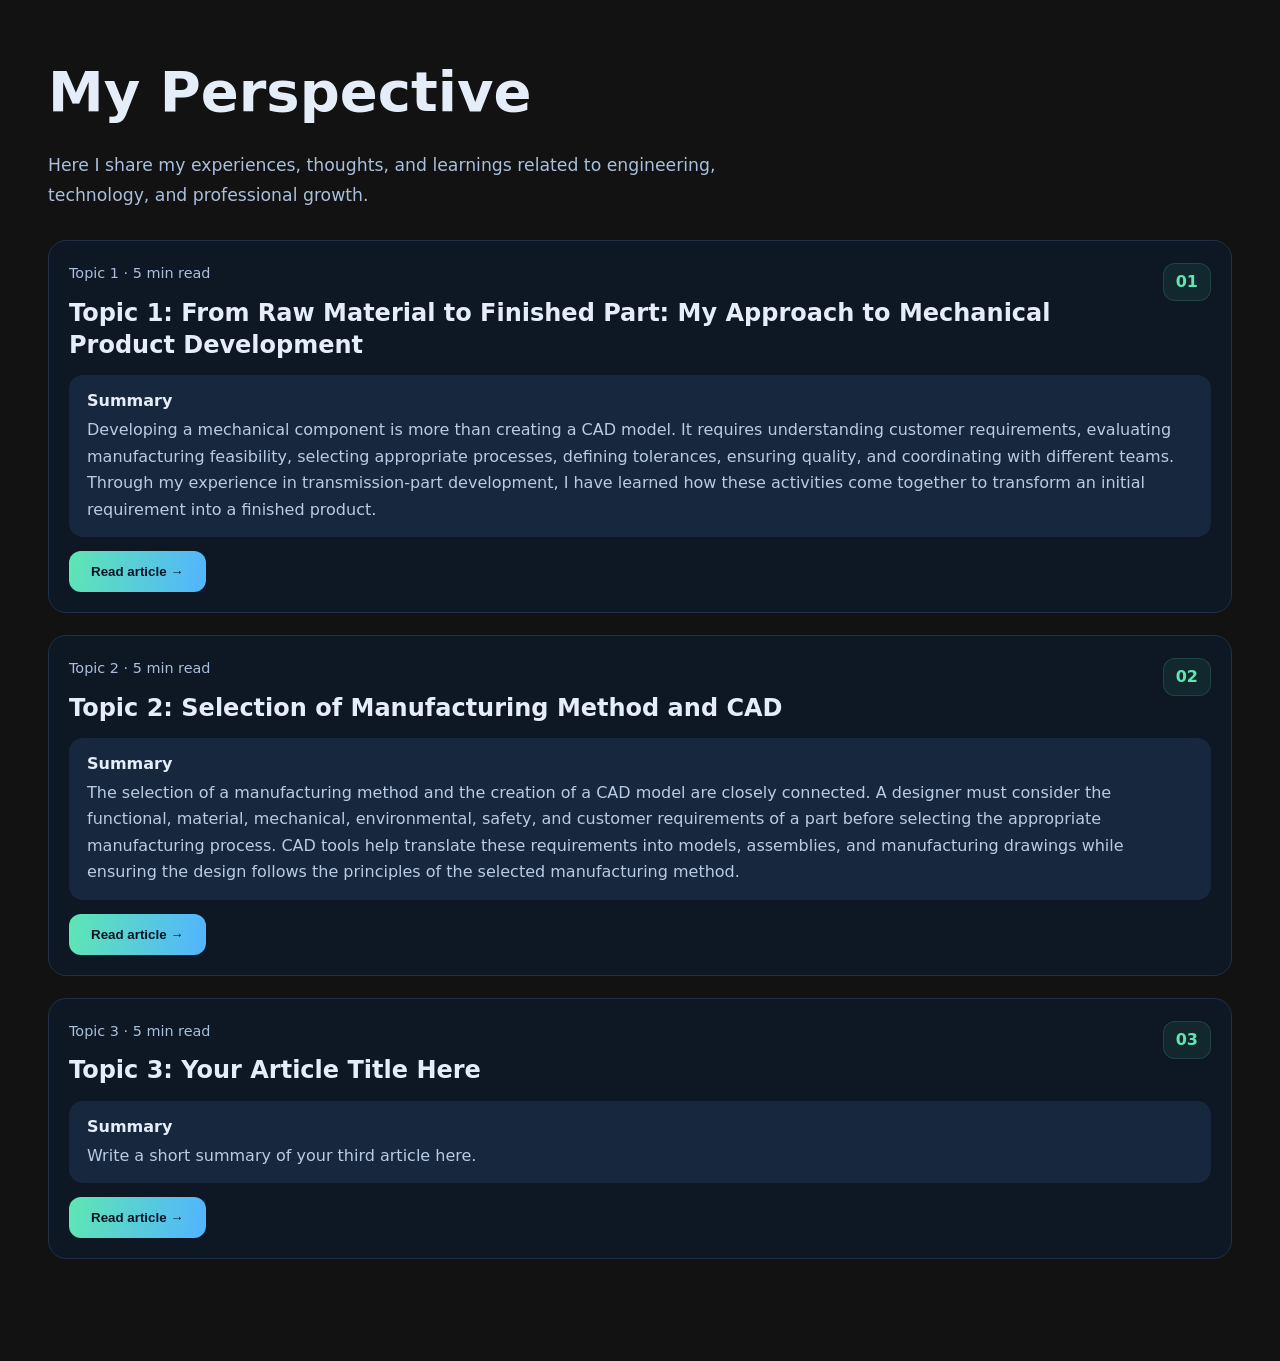
<file: perspective.html>
<!DOCTYPE html>
<html lang="en">
<head>
  <meta charset="UTF-8">
  <meta name="viewport" content="width=device-width, initial-scale=1.0">

  <!-- Google Analytics -->
  <script async src="https://www.googletagmanager.com/gtag/js?id=G-795V2204HM"></script>
  <script>
    window.dataLayer = window.dataLayer || [];
    function gtag(){dataLayer.push(arguments);}
    gtag('js', new Date());
    gtag('config', 'G-795V2204HM');
  </script>

  <title>My Perspective | Avinash Macchindra Narode</title>
  <meta name="description" content="Articles, experiences, and ideas from Avinash Macchindra Narode.">

  <link rel="stylesheet" href="styles.css">

  <style>
    .perspective-page {
      max-width: 1240px;
      margin: auto;
      padding: 50px 28px 80px;
      color: #e5edf8;
    }

    .perspective-header {
      margin-bottom: 30px;
    }

    .perspective-header h1 {
      font-size: clamp(2.5rem, 5vw, 3.5rem);
      margin: 0 0 14px;
    }

    .perspective-header p {
      max-width: 700px;
      color: #a9bfdc;
      line-height: 1.7;
      font-size: 1.08rem;
    }

    /* Article card */
    .article-card {
      display: block;
      padding: 20px;
      margin: 22px 0;
      border: 1px solid #203047;
      border-radius: 18px;
      background: rgba(13, 27, 46, 0.65);
    }

    /* Article text is hidden initially */
    .article-excerpt {
      display: none;
    }

    /* Show full article when expanded */
    .article-card.expanded .article-excerpt {
      display: block;
    }

    .article-number {
      float: right;
      padding: 6px 12px;
      color: #5ee6b3;
      background: rgba(94, 230, 179, 0.08);
      border: 1px solid rgba(94, 230, 179, 0.15);
      border-radius: 12px;
      font-weight: 700;
    }

    .article-meta {
      color: #a9bfdc;
      font-size: 0.9rem;
      margin: 2px 0 12px;
    }

    .article-content h2 {
      font-size: 1.5rem;
      line-height: 1.35;
      margin: 0 0 14px;
    }

    .article-summary {
      padding: 14px 18px;
      border-radius: 14px;
      background: #17273d;
      margin-bottom: 14px;
    }

    .article-summary strong {
      display: block;
      margin-bottom: 4px;
    }

    .article-summary p,
    .article-excerpt {
      color: #b8cce5;
      line-height: 1.65;
      margin: 0;
    }

    .article-excerpt {
      margin-bottom: 16px;
    }

    /* Read / Collapse button */
    .read-article {
      display: inline-block;
      border: 0;
      cursor: pointer;
      text-decoration: none;
      color: #071426;
      font-weight: 700;
      padding: 13px 22px;
      border-radius: 12px;
      background: linear-gradient(100deg, #5ee6b3, #52b4ff);
    }

    .read-article:hover {
      filter: brightness(1.08);
    }

    @media (max-width: 720px) {
      .perspective-page {
        padding: 35px 16px 60px;
      }

      .article-content h2 {
        font-size: 1.3rem;
      }
    }
  </style>
</head>

<body>

  <!-- Keep your existing portfolio navigation here if desired -->

  <main class="perspective-page">

    <header class="perspective-header">
      <h1>My Perspective</h1>
      <p>
        Here I share my experiences, thoughts, and learnings related
        to engineering, technology, and professional growth.
      </p>
    </header>

    <!-- ARTICLE 1 -->
    <article class="article-card">

      <div class="article-content">

        <span class="article-number">01</span>

        <p class="article-meta">Topic 1 · 5 min read</p>

        <h2>Topic 1: From Raw Material to Finished Part: My Approach to Mechanical Product Development</h2>

        <div class="article-summary">
          <strong>Summary</strong>

          <p>
            Developing a mechanical component is more than creating a CAD model.
            It requires understanding customer requirements, evaluating manufacturing
            feasibility, selecting appropriate processes, defining tolerances,
            ensuring quality, and coordinating with different teams. Through my
            experience in transmission-part development, I have learned how these
            activities come together to transform an initial requirement into a
            finished product.
          </p>
        </div>

        <p class="article-excerpt">
          In the current world, people have multiple options in the market for each
          product. Each product can vary according to its specifications, features,
          cost, and convenience. This is possible due to globalisation of the market
          and technological advancements across the boundaries. Some parts may be
          manufactured in one country, transferred to a second country for assembly,
          and then sold in a third country. This type of approach is mostly followed
          by OEM companies because of the availability of local manufacturing
          capabilities, government regulations, manufacturing costs, and other
          factors. It helps companies remain competitive in terms of features,
          services, and cost while gaining advantages from companies located in
          different countries. Some of these industries include automotive,
          aerospace, medical, pharmaceutical, and many others.
        </p>

        <p class="article-excerpt">
          For me, the automotive industry is also an area of concern. I worked in
          a Tier-2 company where we manufactured gears and shafts for German
          automotive customers. This power-transmission part was manufactured for
          major automotive players such as Audi, Porsche, BMW, and many others
          across the world. We manufactured parts and assemblies according to
          different customer requirements, such as ISO, DIN, and ASME standards.
          My team was specifically focused on German customers, so we followed
          DIN standards for product development. This included all activities
          related to product development, from initial studies and documentation
          to manufacturing, inspection, and delivery of the final finished product
          to the customer.
        </p>

        <p class="article-excerpt">
          We followed a systematic approach during product development projects.
          The company received orders from different customers, after which the
          marketing department initiated the process of checking feasibility,
          cost, and other requirements. Once everything was satisfactory, my
          department received the NPD (New Product Development) drawing for
          further study and execution. Initially, we checked the feasibility of
          the part, including each feature, dimension, and tolerance limit.
          Based on this feasibility study, we checked whether the specified
          tolerances were achievable or not. Sometimes, we proposed tolerance
          relaxation, changes in dimensions, or alternative manufacturing
          methods. This included changes such as chamfer dimensions, corner
          radii, reducing or increasing diameters, and sometimes alternative
          heat-treatment methods. For example, a particular feature could be
          manufactured either by hard turning or hard grinding. However, in some
          cases, a corner radius could make one of these manufacturing methods
          difficult or unsuitable.
        </p>

        <p class="article-excerpt">
          Once everything was finalised after the feasibility study, we started
          the documentation, planning, and execution of the project. According
          to the part size, shape, and feature requirements, we decided the
          initial workflow, starting from the raw material and continuing
          through to the delivery of the final product. This workflow included
          operations such as bar cutting, forging, CNC machining (first and
          second setups), milling if required, hobbing, shaving, chamfering,
          heat treatment, honing, hard grinding or hard turning, and inspection.
        </p>

        <p class="article-excerpt">
          This was a PPAP batch (Pre-Production Approval Process), so we
          prepared all the documentation according to the APQP standards.
          As part of this process, we provided the required documentation
          to the customer for each part. If any supplier was involved, they
          also needed to follow the applicable standards to satisfy the
          requirements. Major documentation included the initial process
          flow diagram, control chart, manufacturing drawing, Process FMEA,
          material inspection report, part inward inspection report,
          cutting-tool records, tooling details (jigs, fixtures, gauges,
          mandrels), final inspection report, and other relevant documents.
        </p>

        <p class="article-excerpt">
          I was mainly involved in drawing creation for different manufacturing
          processes, including CAD modelling, at all manufacturing stages.
          I created models and drawings by considering machining allowances,
          draft, GD&T, tolerance annotations, locating, mounting, and
          holding-position decisions. These parameters were different for
          each manufacturing method. I was also involved in preparing PFMEA
          and control charts, which included details about which process
          would take place in which plant, which parameters would be
          controlled, how each parameter would be measured, and what type
          of tooling would be required. Sometimes, we manufactured the part
          in-house, while in other cases it was manufactured by suppliers.
          Once the part was machined at each step, I supported quality
          checks and inspection activities. This inspection depended on
          the specific requirements, such as checking 100% of the parts
          or inspecting samples from each batch. We maintained records
          of the inspection results for quality control. Inspection
          requirements were also dependent on the manufacturing process,
          and we used different quality-inspection tools such as profile
          testers, hardness testers, surface-roughness testers, Vernier
          calipers, micrometers, different types of gauges,
          gear-specification measuring machines, and other equipment.

          I was also involved in group activities such as deciding tooling
          requirements, designing gauges, preparing PFMEA, and sometimes
          visiting suppliers.
        </p>

        <p class="article-excerpt">
          Overall, I would say that the product development of transmission
          parts such as gears and shafts requires multiple manufacturing
          processes. At each stage, it is mandatory to satisfy the
          requirements specified in the drawing and instructions from
          the control chart to obtain a qualified part. If any process
          or step is not followed, it may lead to a defective part at
          the end, which can increase the manufacturing cost. Maintaining
          documentation for each part and tracking it at every step is
          also challenging but mandatory for PPAP documentation and
          process-quality tracking. Sometimes, challenging scenarios
          can occur that may lead to rework or scrap. However, if
          corrective actions are taken and the process is checked at
          regular intervals, these challenges or issues can be minimised.

          The development of a new part is a group activity in which
          each team member is assigned specific tasks during project
          execution. Follow-up with colleagues is also necessary,
          along with coordination with different stakeholders and
          helping others as required to complete the project on time.
          Therefore, I believe clear communication, timely follow-up,
          a structured way of working, and a problem-solving attitude
          help ensure the successful completion of a project.
        </p>

        <button class="read-article" type="button">
          Read article →
        </button>

      </div>
    </article>


    <!-- ARTICLE 2 -->
    <article class="article-card">

      <div class="article-content">

        <span class="article-number">02</span>

        <p class="article-meta">Topic 2 · 5 min read</p>

        <h2>Topic 2: Selection of Manufacturing Method and CAD</h2>

        <div class="article-summary">
          <strong>Summary</strong>

          <p>
            The selection of a manufacturing method and the creation of a CAD
            model are closely connected. A designer must consider the functional,
            material, mechanical, environmental, safety, and customer requirements
            of a part before selecting the appropriate manufacturing process.
            CAD tools help translate these requirements into models, assemblies,
            and manufacturing drawings while ensuring the design follows the
            principles of the selected manufacturing method.
          </p>
        </div>

        <p class="article-excerpt">
          In my perspective, manufacturing and CAD are two different topics,
          but combining them makes sense when representing the output of a
          design. For example, if I have to design a plastic part, I need
          to consider design principles for plastic components, such as
          draft angle, material and its properties, thickness, parting line,
          undercuts, threads, and other features. By considering these
          factors, I can create a CAD model of the part. The same principles
          apply to sheet metal, casting, forging, machining, and additive
          manufacturing. Therefore, it is clear that we should create CAD
          models according to the intended manufacturing method.
        </p>

        <p class="article-excerpt">
          CAD software is very advanced and allows us to model parts,
          create assemblies, and generate manufacturing drawings. Depending
          on the part and its features, designers can use solid modelling,
          surface modelling, or a combination of both. Assembly modelling
          helps us understand how multiple parts are mounted together in
          the final system or assembly and how they interact with each
          other. In assembly design, we can apply dimensions and
          geometrical constraints to define the position and orientation
          of all parts. Drawings are the tools used to represent how a
          part looks in a 2D view and to provide manufacturing instructions.
          These instructions can be presented through dimensions,
          tolerances, notes, and other details on the drawing. Modern CAD
          software provides advanced tools that can be used to model
          parts according to different manufacturing methods.
        </p>

        <p class="article-excerpt">
          For manufacturing any part, different methods can be employed,
          such as plastic manufacturing, machining, casting, forging,
          sheet metal manufacturing, or additive manufacturing. The
          final manufacturing method is selected based on multiple
          factors, such as functional requirements, customer requirements,
          mechanical requirements, environmental requirements, safety
          requirements, legal requirements, and material requirements,
          including chemical, thermal, and mechanical properties.
        </p>

        <p class="article-excerpt">
          In conclusion, CAD software helps designers represent their
          ideas in 3D, create assemblies, and generate drawings.
          However, designers must also select the appropriate
          manufacturing method according to the requirements mentioned
          above and apply the relevant design principles while
          designing the part in CAD.
        </p>

        <button class="read-article" type="button">
          Read article →
        </button>

      </div>
    </article>


    <!-- ARTICLE 3 -->
    <article class="article-card">

      <div class="article-content">

        <span class="article-number">03</span>

        <p class="article-meta">Topic 3 · 5 min read</p>

        <h2>Topic 3: Your Article Title Here</h2>

        <div class="article-summary">
          <strong>Summary</strong>

          <p>
            Write a short summary of your third article here.
          </p>
        </div>

        <p class="article-excerpt">
          Add a short introduction to your third article here.
          You can replace this placeholder with your own perspective.
        </p>

        <button class="read-article" type="button">
          Read article →
        </button>

      </div>
    </article>

  </main>

  <!-- Expand / Collapse Articles -->
  <script>
    document.querySelectorAll(".article-card").forEach(function (card) {

      const button = card.querySelector(".read-article");

      button.addEventListener("click", function () {

        const expanded = card.classList.toggle("expanded");

        button.textContent = expanded
          ? "Show less ↑"
          : "Read article →";

      });

    });
  </script>

</body>
</html>
</file>
<file: styles.css>
:root{
  --bg:#0b1220;
  --surface:#071022;
  --card:#0f1724;
  --fg:#e6eef6;
  --muted:#9aa3b2;
  --accent:#6ee7b7;
  --accent-2:#60adf6;
  --glass: rgba(255,255,255,0.04);
  --radius:14px;
  --shadow: 0 10px 30px rgba(2,6,23,0.6);
  color-scheme: dark;
}
*{box-sizing:border-box}
html,body{height:100%}
.site-bg{min-height:100vh;background:radial-gradient(1200px 600px at 10% 10%, rgba(96,173,246,0.04), transparent), radial-gradient(900px 400px at 90% 90%, rgba(110,231,183,0.03), transparent), linear-gradient(180deg,var(--surface),var(--bg));}
body{margin:0;font-family:Inter,system-ui,Segoe UI,Roboto,"Helvetica Neue",Arial;color:var(--fg);line-height:1.5;font-size:16px;-webkit-font-smoothing:antialiased}
.container{max-width:1100px;margin:0 auto;padding:32px}
.site-header{position:sticky;top:18px;z-index:60}
.header-inner{display:flex;align-items:center;justify-content:space-between;padding:12px 0;background:transparent}
.brand{font-weight:800;color:var(--accent);text-decoration:none;font-size:1.05rem}
.nav{display:flex;gap:16px;align-items:center}
.nav a{color:var(--muted);text-decoration:none;padding:8px 6px;border-radius:8px}
.socials{display:flex;gap:10px;margin-left:12px}
.social-link{color:var(--muted);text-decoration:none;border-radius:10px;border:1px solid transparent}
.social-link:hover{color:var(--fg);border-color:rgba(255,255,255,0.04)}
.social-link-icon{display:inline-flex;align-items:center;justify-content:center;width:38px;height:38px;padding:0;background:rgba(255,255,255,0.03)}
.social-link-icon img{width:18px;height:18px;display:block;object-fit:contain}
.social-link-icon:hover{transform:translateY(-1px);background:rgba(255,255,255,0.06)}

/* Image switcher */
.hero-image-wrap{position:relative}
#heroImage{transition:opacity .4s ease,transform .4s ease}
.image-switch{display:flex;gap:8px;margin-top:12px;justify-content:center}
.image-switch .img-option{background:transparent;border:1px solid transparent;padding:4px;border-radius:8px;cursor:pointer}
.image-switch .img-option img{width:56px;height:56px;object-fit:cover;border-radius:6px;display:block}
.image-switch .img-option[aria-pressed="true"]{outline:2px solid rgba(110,231,183,0.18);box-shadow:0 8px 20px rgba(2,6,23,0.45)}
.image-switch .img-option:focus{outline:2px solid rgba(96,173,246,0.18)}

.menu-toggle{display:none;background:none;border:0;color:var(--muted);font-size:22px}

.hero{padding:84px 0 56px}
.hero-grid{display:grid;grid-template-columns:1fr 420px;gap:40px;align-items:center}
.hero-content h1{font-size:clamp(36px,6vw,56px);margin:0 0 12px;line-height:1.02}
.lead{color:var(--muted);max-width:62ch;font-size:1.0625rem}
.hero-sub{color:var(--muted);margin-top:8px}
.hero-badges{display:flex;gap:8px;margin-top:18px;flex-wrap:wrap}
.badge{background:rgba(255,255,255,0.03);padding:8px 12px;border-radius:999px;color:var(--muted);font-weight:600;font-size:.92rem}
.hero-actions{margin-top:18px;display:flex;gap:12px}
.btn{display:inline-block;padding:12px 18px;border-radius:12px;background:transparent;color:var(--fg);text-decoration:none;border:1px solid rgba(255,255,255,0.06);font-weight:600}
.btn.primary{background:linear-gradient(90deg,var(--accent),var(--accent-2));color:#06202a;border:0}
.btn.ghost{background:transparent;border:1px solid rgba(255,255,255,0.04);color:var(--muted)}

.hero-card{display:flex;align-items:center;justify-content:center}
.card-shape{width:300px;height:300px;border-radius:24px;background:linear-gradient(135deg,rgba(110,231,183,0.12),rgba(96,173,246,0.08));box-shadow:var(--shadow);border:1px solid rgba(255,255,255,0.02)}
.hero-image-wrap{position:relative;width:340px;height:340px;margin-left:-28px}
.hero-image{width:340px;height:340px;border-radius:50%;object-fit:cover;object-position:20% 50%;border:6px solid rgba(255,255,255,0.06);box-shadow:var(--shadow);display:block}
.hero-image-back{position:absolute;left:0;top:0;transform:translate(-24px,12px) scale(0.96);z-index:1;filter:brightness(0.96);border-radius:50%}
.hero-image-front{position:relative;z-index:2}

.section{padding:64px 0}
.section h2{margin:0 0 18px;font-size:1.6rem}
.grid{display:grid;grid-template-columns:repeat(3,1fr);gap:20px}
.card{background:linear-gradient(180deg,rgba(255,255,255,0.02),rgba(0,0,0,0.02));padding:20px;border-radius:12px;border:1px solid var(--glass)}
.link{color:var(--accent);text-decoration:none;font-weight:600}

.community-card{margin-top:18px;display:flex;align-items:center;justify-content:space-between;gap:18px;padding:20px 22px;border-radius:16px;background:linear-gradient(135deg,rgba(225,48,108,0.10),rgba(96,173,246,0.08));border:1px solid rgba(255,255,255,0.08);box-shadow:0 18px 36px rgba(2,6,23,0.28)}
.community-kicker{margin:0 0 6px;color:var(--accent);font-size:.88rem;font-weight:700;letter-spacing:.08em;text-transform:uppercase}
.community-card h3{margin:0 0 8px;font-size:1.25rem}
.community-card .muted{margin:0;max-width:60ch}
.community-link{white-space:nowrap}

.skills-grid{display:grid;grid-template-columns:repeat(auto-fit,minmax(96px,1fr));gap:14px;align-items:stretch}
.skill-item{display:flex;flex-direction:column;align-items:center;justify-content:center;gap:10px;min-height:108px;padding:16px 12px;border-radius:18px;background:rgba(255,255,255,0.03);border:1px solid rgba(255,255,255,0.05);box-shadow:0 10px 24px rgba(2,6,23,0.22);transition:transform .25s ease,border-color .25s ease,background .25s ease}
.skill-item:hover{transform:translateY(-4px);background:rgba(255,255,255,0.05);border-color:rgba(255,255,255,0.12)}
.skill-item img{width:42px;height:42px;object-fit:contain;display:block;filter:drop-shadow(0 6px 14px rgba(2,6,23,0.35))}
.skill-item svg{width:42px;height:42px;display:block;filter:drop-shadow(0 6px 14px rgba(2,6,23,0.35))}
.sr-only{position:absolute;width:1px;height:1px;padding:0;margin:-1px;overflow:hidden;clip:rect(0,0,0,0);white-space:nowrap;border:0}

.site-footer{border-top:1px solid rgba(255,255,255,0.02);padding:18px 0;color:var(--muted)}
.muted{color:var(--muted)}

@media(max-width:900px){
  .hero-grid{grid-template-columns:1fr}
  .grid{grid-template-columns:1fr}
  .menu-toggle{display:block}
  .nav{position:fixed;right:16px;top:60px;background:#071026;padding:12px;border-radius:10px;flex-direction:column;display:none}
  .nav.show{display:flex}
  .hero-image{width:200px;height:200px;margin:0 auto}
}

/* Enhanced visuals */
.section h2{position:relative;padding-bottom:12px}
.section h2::after{content:"";position:absolute;left:0;bottom:0;height:6px;width:72px;border-radius:6px;background:linear-gradient(90deg,var(--accent),#60adf6)}

.card{background:linear-gradient(180deg,rgba(255,255,255,0.02),rgba(0,0,0,0.02));transition:transform .28s cubic-bezier(.2,.9,.2,1),box-shadow .28s;}
.card:hover{transform:translateY(-10px) scale(1.01);box-shadow:0 30px 60px rgba(2,6,23,0.6);}

.nav a{position:relative}
.nav a::after{content:'';position:absolute;left:0;bottom:-6px;height:3px;width:0;background:linear-gradient(90deg,var(--accent),#60adf6);transition:width .28s}
.nav a:hover::after{width:100%}

/* Hero subtle motion */
.hero-image{animation:float 6s ease-in-out infinite}
@keyframes float{0%{transform:translateY(0) rotate(-2deg)}50%{transform:translateY(-10px) rotate(2deg)}100%{transform:translateY(0) rotate(-2deg)}}

/* Reveal on scroll */
.pre-reveal{opacity:0;transform:translateY(18px);transition:opacity .7s ease,transform .7s ease}
.reveal{opacity:1;transform:none}

/* Experience timeline adjustments */
#experience .grid{display:block}
#experience .card{position:relative;padding:20px 22px;margin:18px 0;border-radius:10px}
#experience .card::before{content:'';position:absolute;left:-28px;top:20px;width:12px;height:12px;border-radius:50%;background:var(--accent);box-shadow:0 0 0 6px rgba(110,231,183,0.06)}
#experience .container{position:relative;padding-left:32px}

@media(max-width:900px){
  .container{padding:20px}
  .hero-grid{grid-template-columns:1fr}
  .hero-image-wrap{width:200px;height:200px;margin-left:0}
  .hero-image{width:200px;height:200px;object-position:50% 50%;border-radius:50%}
  .hero-image-back{transform:translate(-12px,6px) scale(0.96)}
}

/* Project thumbnail and overlay */
.project-thumb{height:180px;border-radius:10px;background:linear-gradient(135deg,rgba(96,173,246,0.08),rgba(110,231,183,0.06));display:flex;align-items:flex-end;padding:14px;color:var(--fg);position:relative;overflow:hidden}
.project-thumb-image{position:absolute;inset:0;margin:auto;width:92px;height:92px;object-fit:contain;z-index:1;filter:drop-shadow(0 12px 20px rgba(2,6,23,0.35))}
.project-thumb::after{content:'';position:absolute;inset:0;background:linear-gradient(180deg,transparent,rgba(0,0,0,0.45));opacity:1;pointer-events:none}
.project-title{position:relative;z-index:2;font-weight:700}

/* Contact form */
.contact-form{max-width:680px;margin-top:18px}
.field{display:flex;flex-direction:column;margin-bottom:12px}
.field label{font-size:.95rem;margin-bottom:6px;color:var(--muted)}
.field input,.field textarea{padding:12px;border-radius:10px;border:1px solid rgba(255,255,255,0.04);background:rgba(255,255,255,0.02);color:var(--fg);outline:none}
.field input:focus,.field textarea:focus{box-shadow:0 6px 18px rgba(96,173,246,0.06);border-color:var(--accent)}
.form-actions{display:flex;gap:12px;align-items:center}
.note{color:var(--muted);font-size:.95rem;margin-top:10px}
.site-header .socials{display:none}

.social-link[href*="instagram.com"]{color:#ff7ab6}
.social-link[href*="instagram.com"]:hover{color:#fff;border-color:rgba(255,122,182,0.35)}

@media(min-width:900px){
  .site-header .socials{display:flex}
}


/* small utilities */
.header-inner .brand{letter-spacing:0.2px}
.lead small{color:var(--muted)}

@media(max-width:900px){
  .skills-grid{grid-template-columns:repeat(auto-fit,minmax(88px,1fr))}
  .skill-item{min-height:96px}
  .skill-item img,.skill-item svg{width:38px;height:38px}
  .community-card{flex-direction:column;align-items:flex-start}
  .community-link{width:100%;text-align:center}
}

/* Stop profile photo movement and make it square */
.hero-image,
.hero-image-back,
.hero-image-front {
    animation: none !important;
    transform: none !important;
    border-radius: 0 !important;
}

/* Keep the photo stationary */
.hero-image {
    position: relative;
    width: 340px;
    height: 340px;
    object-fit: cover;
    object-position: center;
}

/* Show the new profile photo */
.hero-image-back {
    display: block !important;
    position: relative !important;
    width: 340px !important;
    height: 340px !important;
    border-radius: 0 !important;
    animation: none !important;
    transform: none !important;
    object-fit: cover;
    object-position: center;
}

/* Mobile screen */
@media (max-width: 900px) {
    .hero-image {
        width: 200px;
        height: 200px;
    }
}

/* Reduce photo size and move it right */
.hero-image-wrap {
    width: 280px !important;
    height: 280px !important;
    transform: translateX(150px);
}

.hero-image {
    width: 280px !important;
    height: 280px !important;
    animation: none !important;
    transform: none !important;
    border-radius: 0 !important;
    object-fit: cover;
}

/* Smaller photo on mobile */
@media (max-width: 900px) {
    .hero-image-wrap {
        width: 200px !important;
        height: 200px !important;
        transform: translateX(15px);
    }

    .hero-image {
        width: 200px !important;
        height: 200px !important;
    }
}


/* Projects section */
.projects-grid {
    display: grid;
    grid-template-columns: repeat(3, minmax(0, 1fr));
    gap: 24px;
    margin-top: 28px;
}

.project-card {
    overflow: hidden;
    border: 1px solid rgba(255, 255, 255, 0.10);
    border-radius: 16px;
    background: rgba(255, 255, 255, 0.035);
    transition: transform 0.2s ease, border-color 0.2s ease;
}

.project-card:hover {
    transform: translateY(-4px);
    border-color: rgba(94, 230, 179, 0.5);
}

.project-card img {
    display: block;
    width: 100%;
    height: 190px;
    object-fit: cover;
}

.project-content {
    padding: 20px;
}

.project-content h3 {
    margin-top: 0;
    line-height: 1.4;
}

.project-content p {
    color: #a9bfdc;
    line-height: 1.7;
}

.project-link {
    display: inline-block;
    margin-top: 8px;
    color: #5ee6b3;
    text-decoration: none;
    font-weight: 600;
}

.section-intro {
    max-width: 700px;
    color: #a9bfdc;
    line-height: 1.7;
}

@media (max-width: 900px) {
    .projects-grid {
        grid-template-columns: repeat(2, minmax(0, 1fr));
    }
}

@media (max-width: 600px) {
    .projects-grid {
        grid-template-columns: 1fr;
    }
}

.project-lightbox {
    display: none;
    position: fixed;
    inset: 0;
    z-index: 9999;
    background: rgba(0, 0, 0, 0.9);
    align-items: center;
    justify-content: center;
    padding: 30px;
}

.project-lightbox.active {
    display: flex;
}

.project-lightbox:not(.active) {
    display: none !important;
}
}

.project-lightbox img {
    max-width: 95vw;
    max-height: 90vh;
    width: auto;
    height: auto;
    object-fit: contain;
}

.lightbox-close {
    position: absolute;
    top: 15px;
    right: 25px;
    font-size: 38px;
    color: white;
    background: transparent;
    border: none;
    cursor: pointer;
}
</file>
